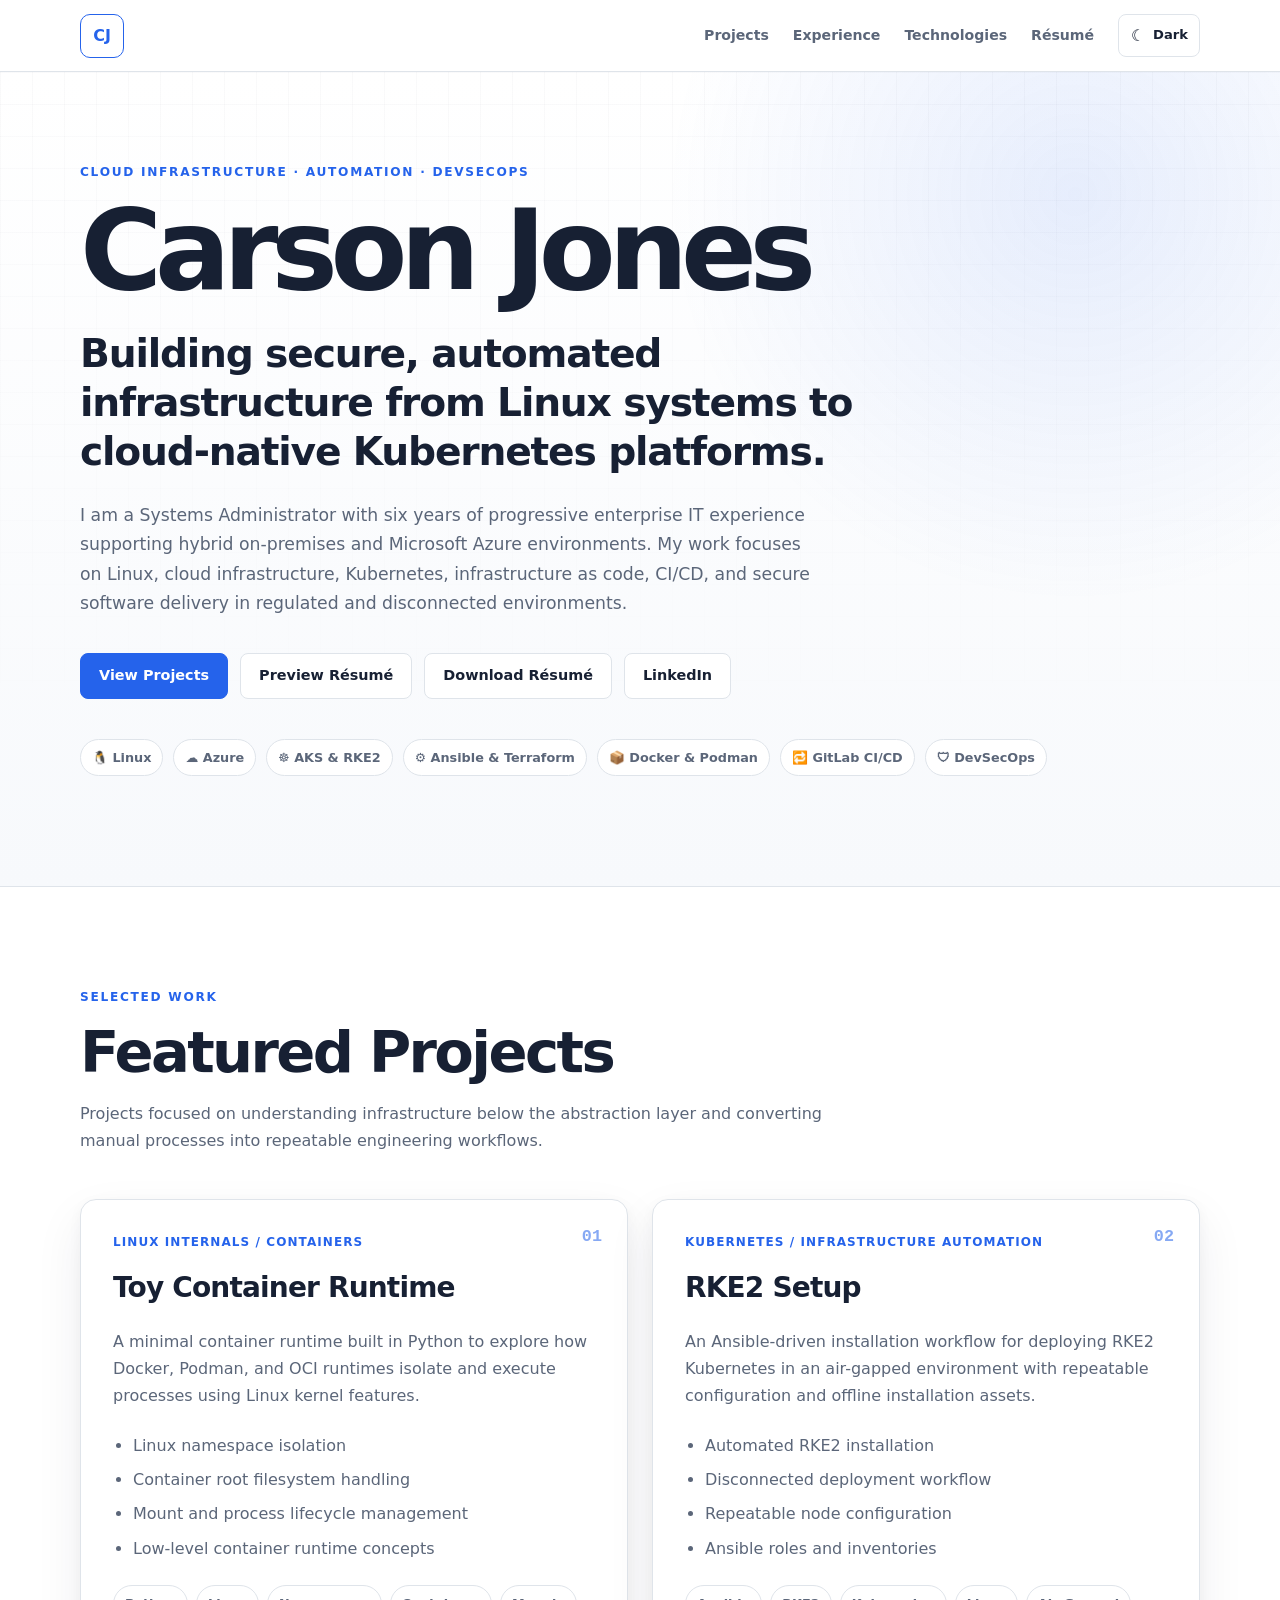
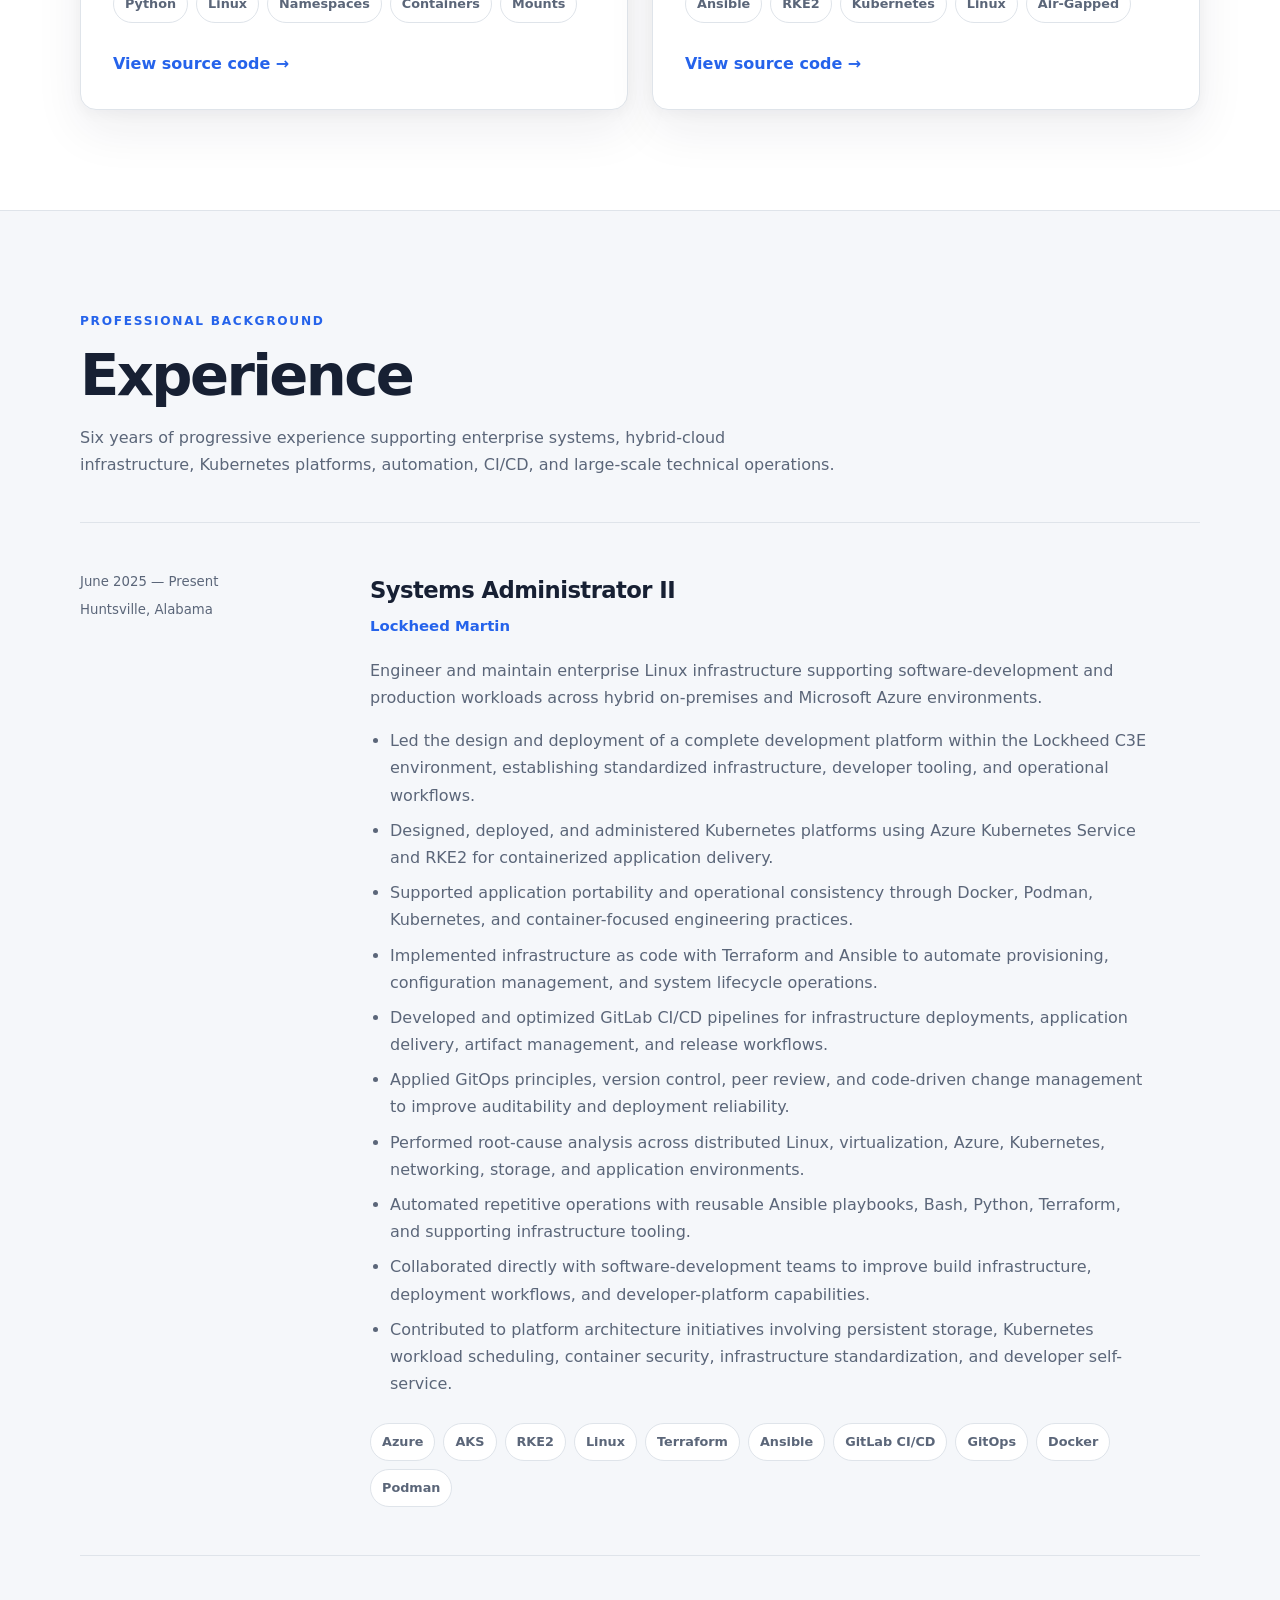
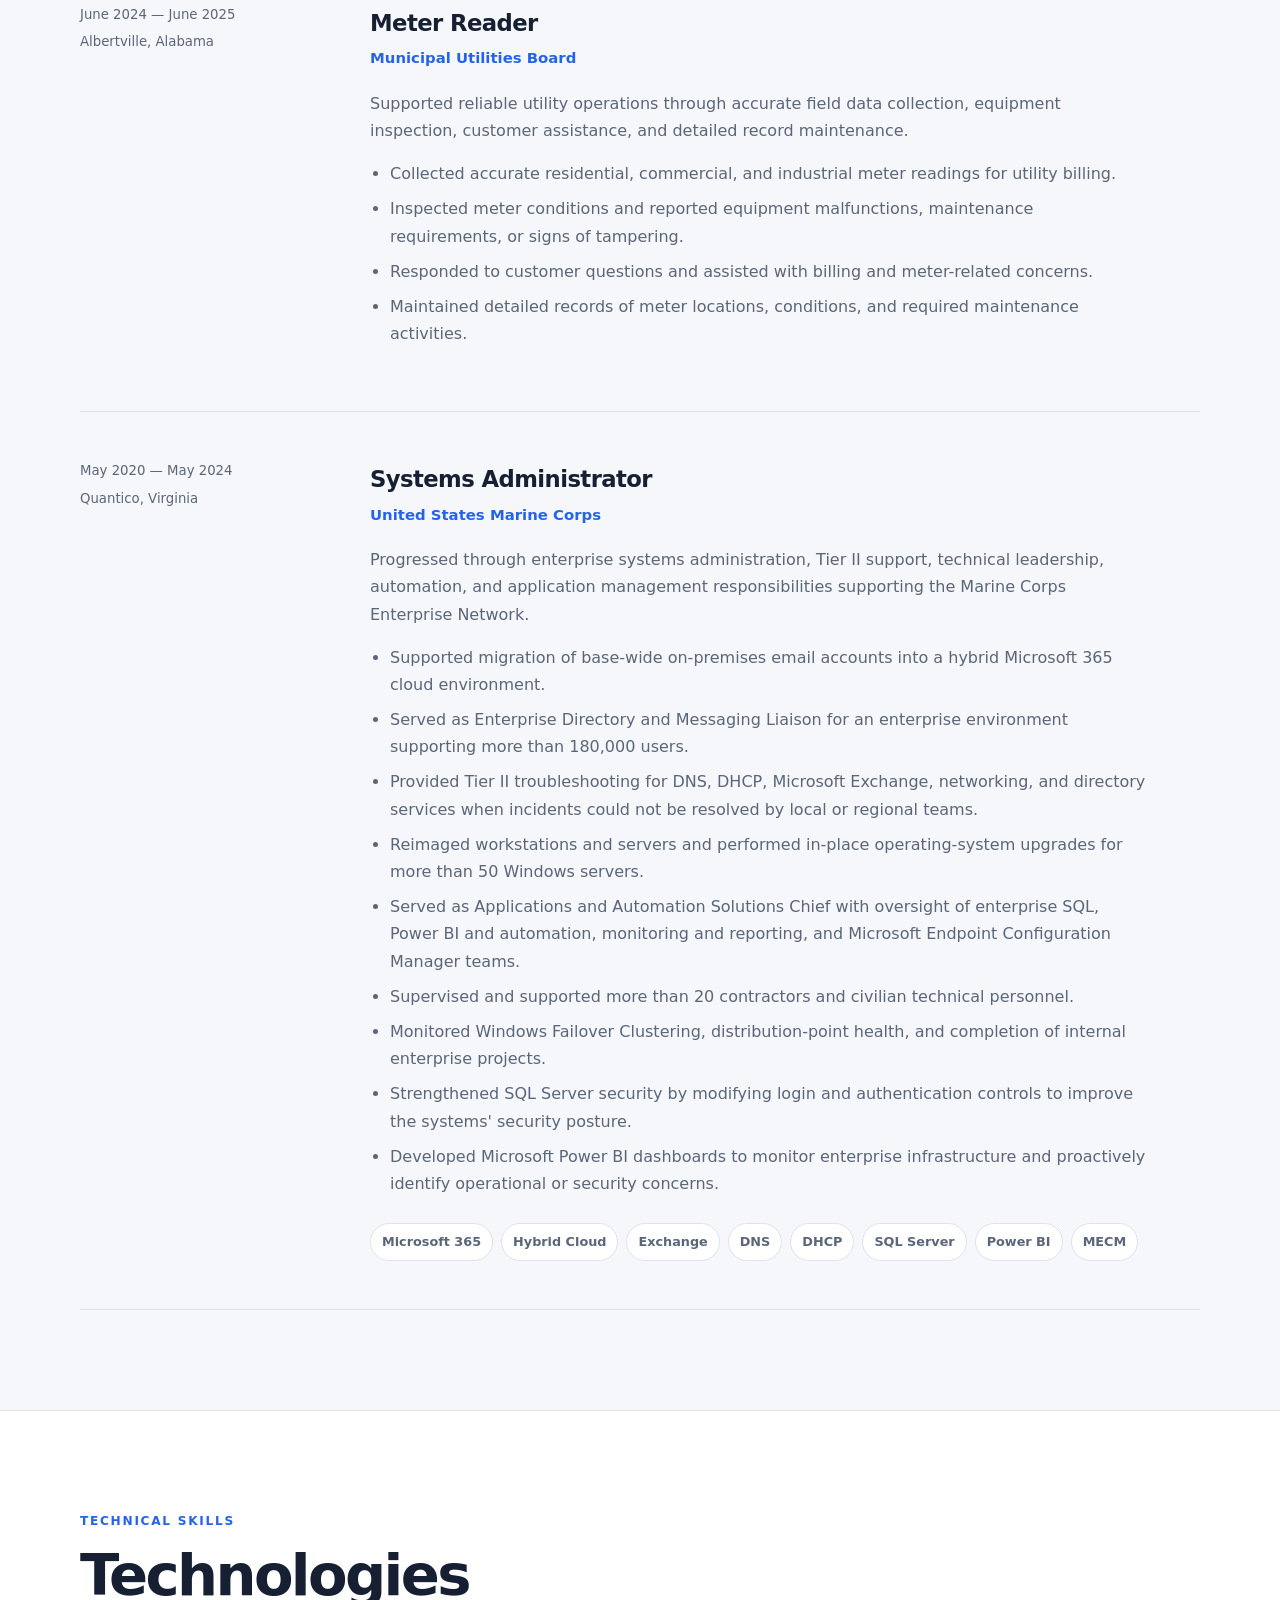
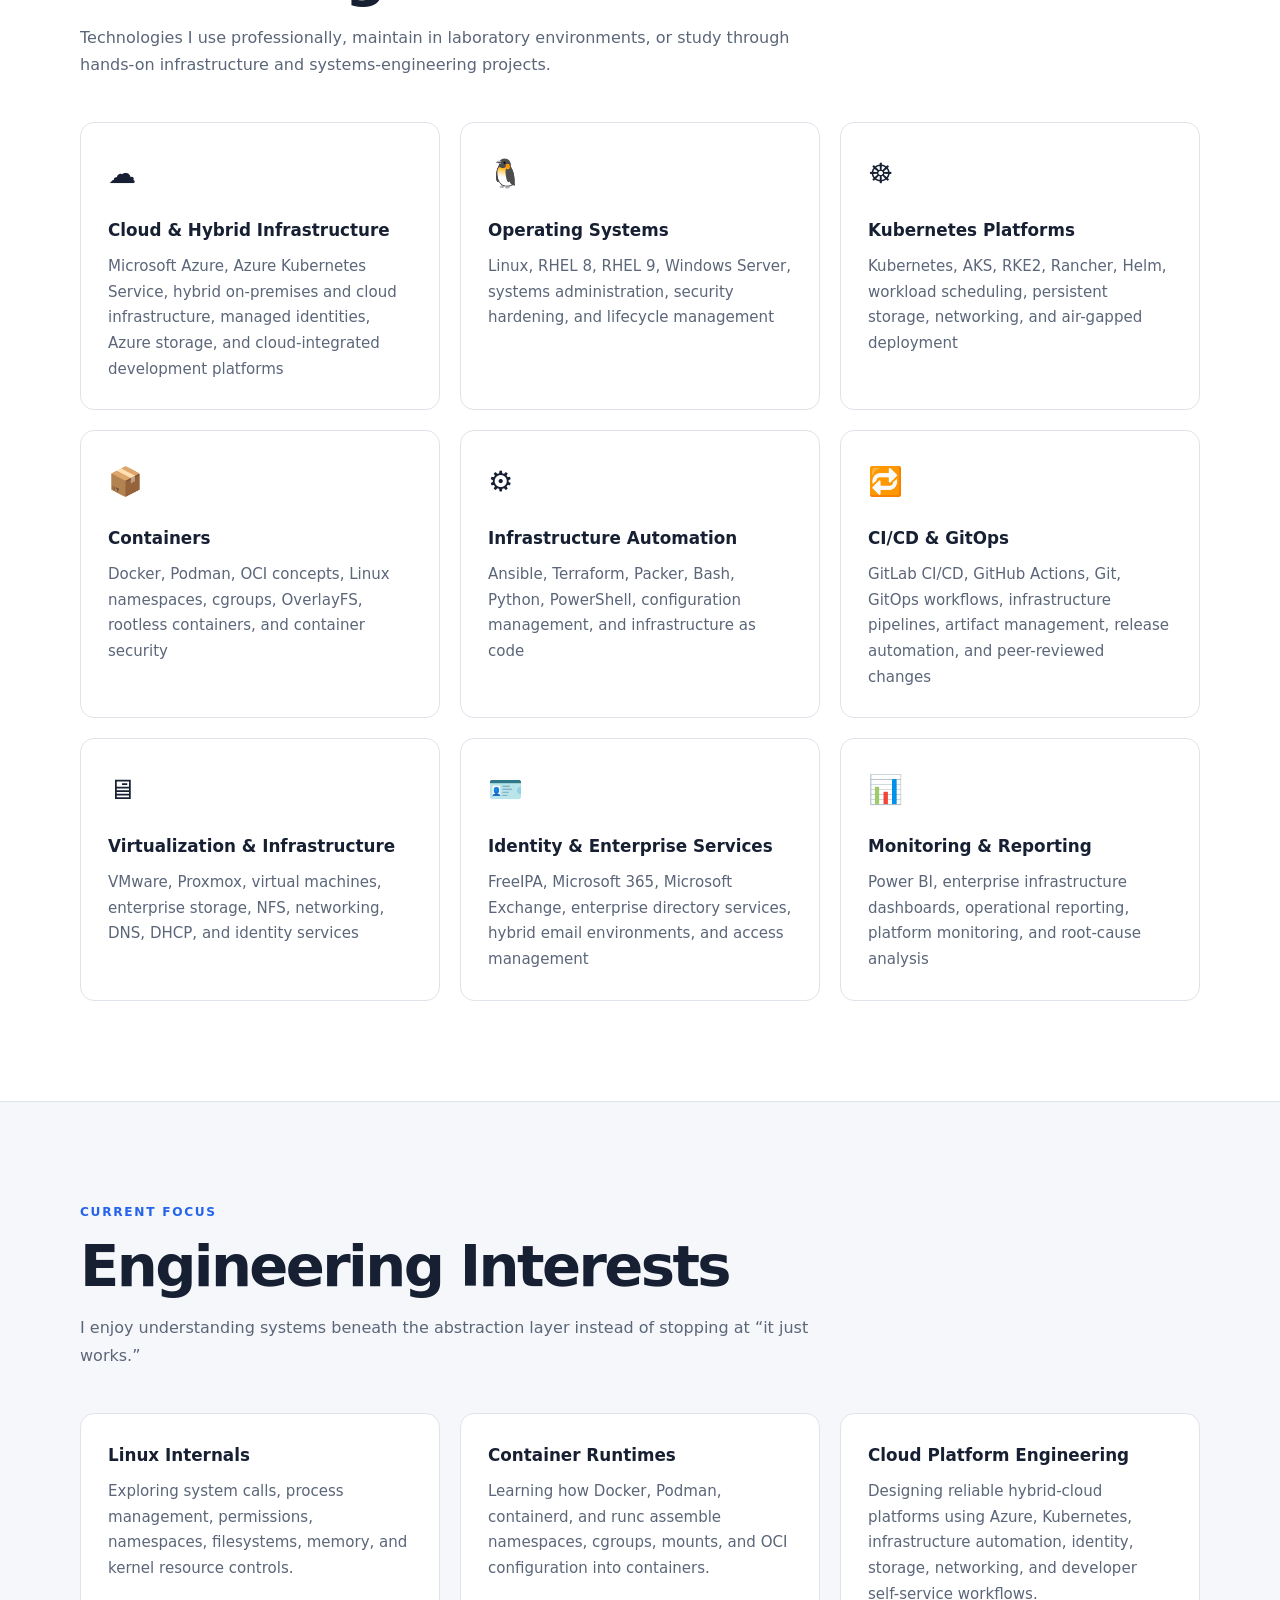
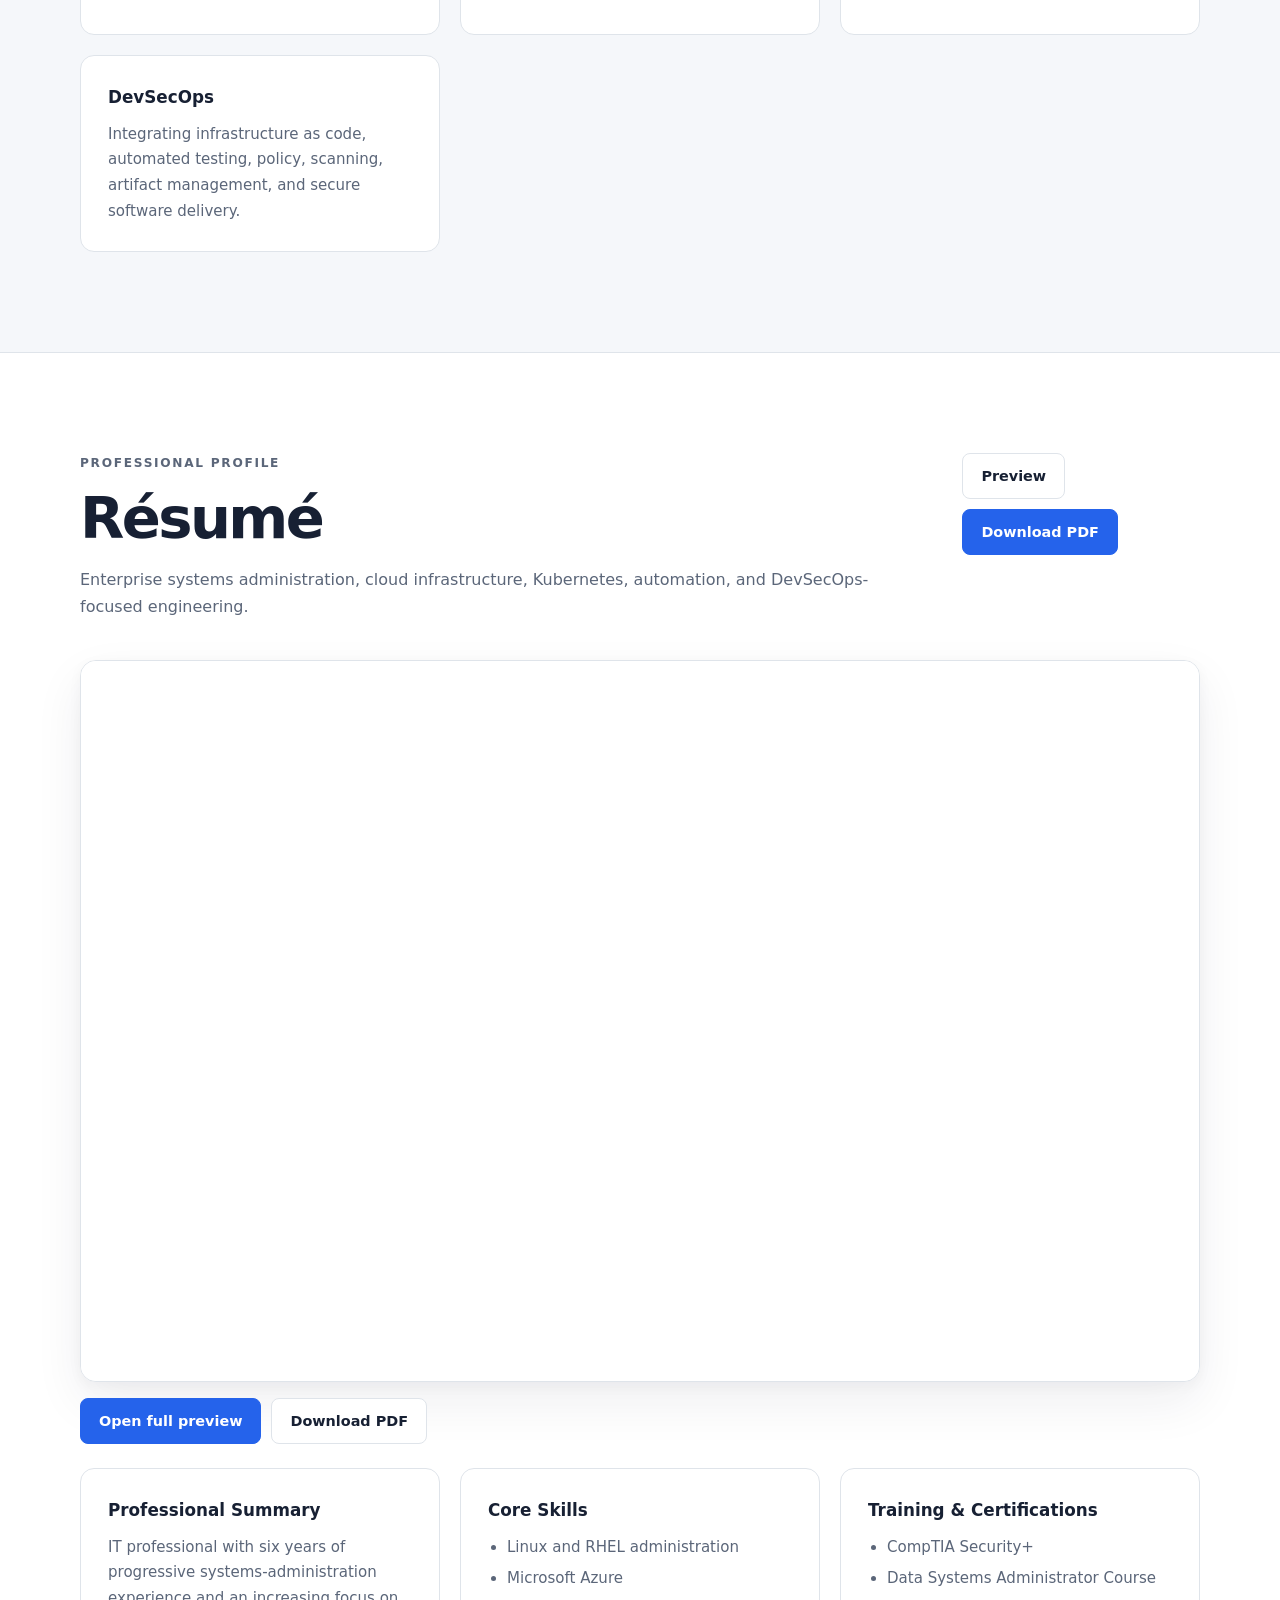
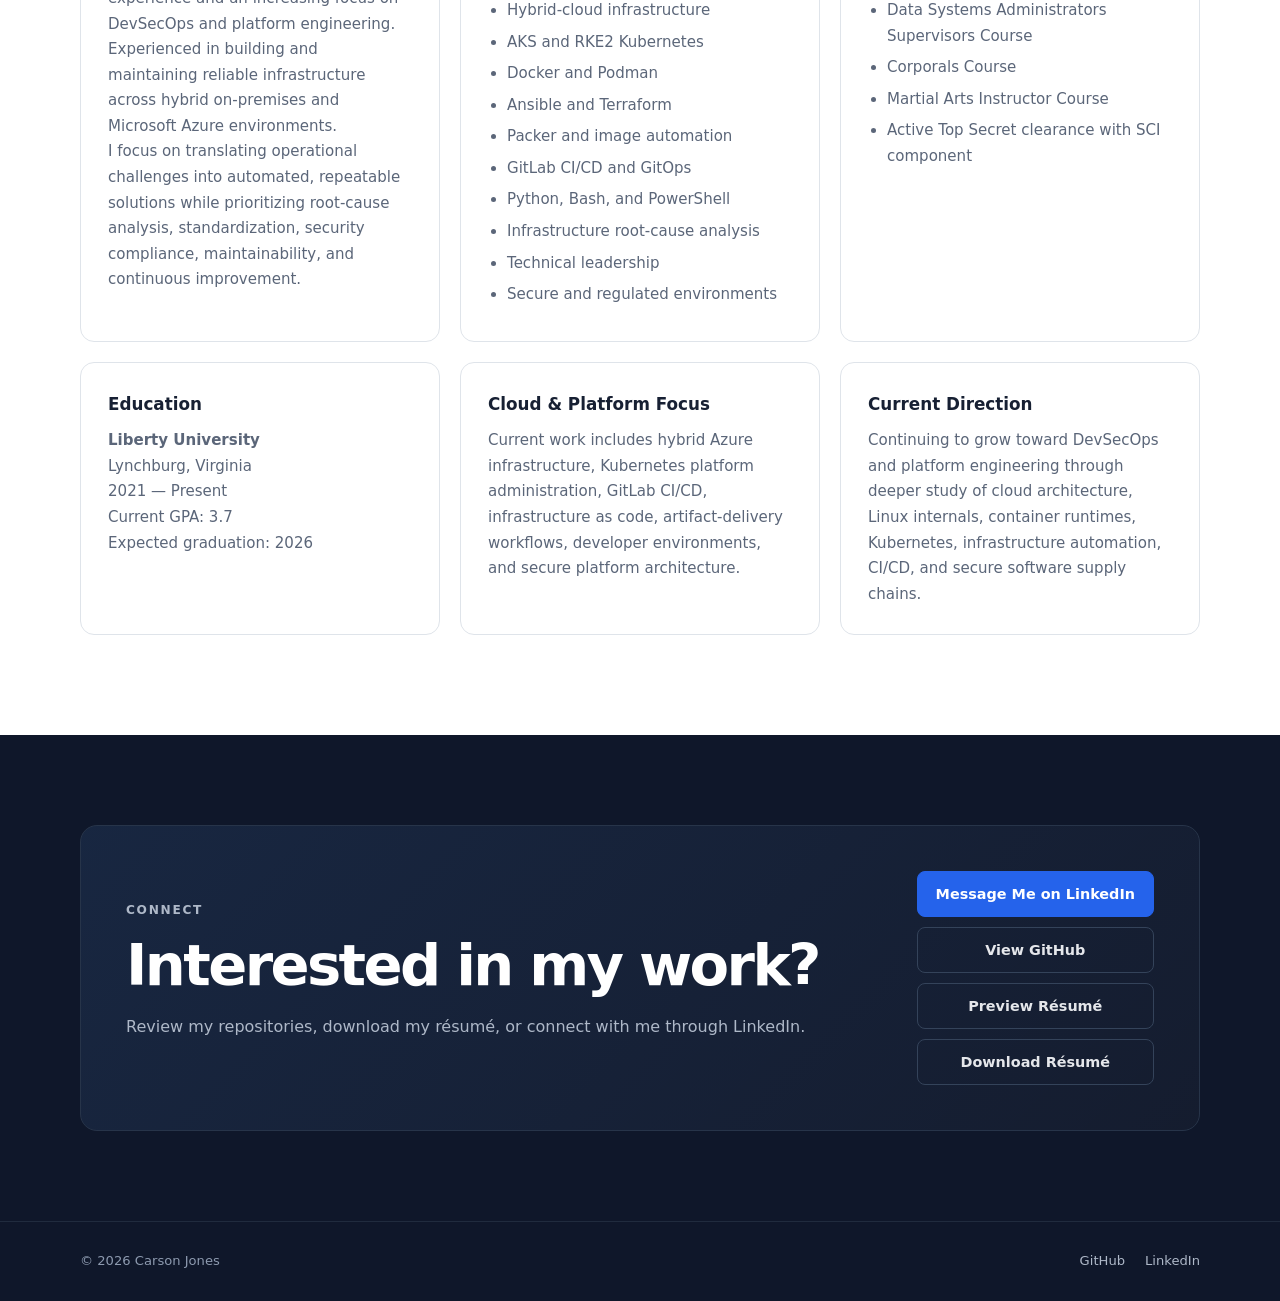
<file: index.html>
<!DOCTYPE html>
<html lang="en">
<head>
    <meta charset="UTF-8">

    <meta
        name="viewport"
        content="width=device-width, initial-scale=1.0"
    >

    <meta
        name="description"
        content="Carson Jones — cloud infrastructure, Linux, Kubernetes, automation, and DevSecOps portfolio."
    >

    <title>Carson Jones | Infrastructure & DevSecOps</title>

    <link rel="stylesheet" href="style.css">

    <script>
        const savedTheme = localStorage.getItem("portfolio-theme");

        const systemPrefersDark = window.matchMedia(
            "(prefers-color-scheme: dark)"
        ).matches;

        document.documentElement.dataset.theme =
            savedTheme || (systemPrefersDark ? "dark" : "light");
    </script>
</head>

<body>
    <header class="site-header">
        <div class="container navigation">
            <a
                class="logo"
                href="#top"
                aria-label="Carson Jones home"
            >
                CJ
            </a>

            <nav
                class="nav-links"
                aria-label="Primary navigation"
            >
                <a href="#projects">Projects</a>
                <a href="#experience">Experience</a>
                <a href="#technologies">Technologies</a>
                <a href="#resume">Résumé</a>

                <button
                    id="theme-toggle"
                    class="theme-toggle"
                    type="button"
                    aria-label="Switch color theme"
                    aria-pressed="false"
                >
                    <span
                        class="theme-icon"
                        aria-hidden="true"
                    >
                        ☾
                    </span>

                    <span class="theme-label">
                        Dark
                    </span>
                </button>
            </nav>
        </div>
    </header>

    <main id="top">
        <section class="hero">
            <div class="container hero-content">
                <p class="eyebrow">
                    Cloud Infrastructure · Automation · DevSecOps
                </p>

                <h1>Carson Jones</h1>

                <h2>
                    Building secure, automated infrastructure from Linux
                    systems to cloud-native Kubernetes platforms.
                </h2>

                <p class="hero-description">
                    I am a Systems Administrator with six years of progressive
                    enterprise IT experience supporting hybrid on-premises and
                    Microsoft Azure environments. My work focuses on Linux,
                    cloud infrastructure, Kubernetes, infrastructure as code,
                    CI/CD, and secure software delivery in regulated and
                    disconnected environments.
                </p>

                <div class="hero-actions">
                    <a
                        class="button primary"
                        href="#projects"
                    >
                        View Projects
                    </a>

                    <a
                        class="button secondary"
                        href="resume-preview.html"
                    >
                        Preview Résumé
                    </a>

                    <a
                        class="button secondary"
                        href="assets/Carson-Jones-Resume.pdf"
                        download
                    >
                        Download Résumé
                    </a>

                    <a
                        class="button secondary"
                        href="https://www.linkedin.com/in/carson-jones-0b4602228/"
                        target="_blank"
                        rel="noopener noreferrer"
                    >
                        LinkedIn
                    </a>
                </div>

                <div
                    class="focus-list"
                    aria-label="Primary technical areas"
                >
                    <span>🐧 Linux</span>
                    <span>☁ Azure</span>
                    <span>☸ AKS & RKE2</span>
                    <span>⚙ Ansible & Terraform</span>
                    <span>📦 Docker & Podman</span>
                    <span>🔁 GitLab CI/CD</span>
                    <span>🛡 DevSecOps</span>
                </div>
            </div>
        </section>

        <section
            id="projects"
            class="section"
        >
            <div class="container">
                <div class="section-heading">
                    <p class="eyebrow">
                        Selected Work
                    </p>

                    <h2>
                        Featured Projects
                    </h2>

                    <p>
                        Projects focused on understanding infrastructure below
                        the abstraction layer and converting manual processes
                        into repeatable engineering workflows.
                    </p>
                </div>

                <div class="project-grid">
                    <article class="project-card">
                        <div class="project-number">
                            01
                        </div>

                        <p class="project-category">
                            Linux Internals / Containers
                        </p>

                        <h3>
                            Toy Container Runtime
                        </h3>

                        <p>
                            A minimal container runtime built in Python to
                            explore how Docker, Podman, and OCI runtimes isolate
                            and execute processes using Linux kernel features.
                        </p>

                        <ul>
                            <li>
                                Linux namespace isolation
                            </li>

                            <li>
                                Container root filesystem handling
                            </li>

                            <li>
                                Mount and process lifecycle management
                            </li>

                            <li>
                                Low-level container runtime concepts
                            </li>
                        </ul>

                        <div class="tags">
                            <span>Python</span>
                            <span>Linux</span>
                            <span>Namespaces</span>
                            <span>Containers</span>
                            <span>Mounts</span>
                        </div>

                        <a
                            class="project-link"
                            href="https://github.com/cjones4545/Toy-container-runtime"
                            target="_blank"
                            rel="noopener noreferrer"
                        >
                            View source code →
                        </a>
                    </article>

                    <article class="project-card">
                        <div class="project-number">
                            02
                        </div>

                        <p class="project-category">
                            Kubernetes / Infrastructure Automation
                        </p>

                        <h3>
                            RKE2 Setup
                        </h3>

                        <p>
                            An Ansible-driven installation workflow for
                            deploying RKE2 Kubernetes in an air-gapped
                            environment with repeatable configuration and
                            offline installation assets.
                        </p>

                        <ul>
                            <li>
                                Automated RKE2 installation
                            </li>

                            <li>
                                Disconnected deployment workflow
                            </li>

                            <li>
                                Repeatable node configuration
                            </li>

                            <li>
                                Ansible roles and inventories
                            </li>
                        </ul>

                        <div class="tags">
                            <span>Ansible</span>
                            <span>RKE2</span>
                            <span>Kubernetes</span>
                            <span>Linux</span>
                            <span>Air-Gapped</span>
                        </div>

                        <a
                            class="project-link"
                            href="https://github.com/cjones4545/rke2-setup"
                            target="_blank"
                            rel="noopener noreferrer"
                        >
                            View source code →
                        </a>
                    </article>
                </div>
            </div>
        </section>

        <section
            id="experience"
            class="section alternate-section"
        >
            <div class="container">
                <div class="section-heading">
                    <p class="eyebrow">
                        Professional Background
                    </p>

                    <h2>
                        Experience
                    </h2>

                    <p>
                        Six years of progressive experience supporting
                        enterprise systems, hybrid-cloud infrastructure,
                        Kubernetes platforms, automation, CI/CD, and large-scale
                        technical operations.
                    </p>
                </div>

                <div class="timeline">
                    <article class="timeline-entry">
                        <div class="timeline-meta">
                            <p>
                                June 2025 — Present
                            </p>

                            <p>
                                Huntsville, Alabama
                            </p>
                        </div>

                        <div class="timeline-content">
                            <h3>
                                Systems Administrator II
                            </h3>

                            <p class="organization">
                                Lockheed Martin
                            </p>

                            <p>
                                Engineer and maintain enterprise Linux
                                infrastructure supporting software-development
                                and production workloads across hybrid
                                on-premises and Microsoft Azure environments.
                            </p>

                            <ul>
                                <li>
                                    Led the design and deployment of a complete
                                    development platform within the Lockheed C3E
                                    environment, establishing standardized
                                    infrastructure, developer tooling, and
                                    operational workflows.
                                </li>

                                <li>
                                    Designed, deployed, and administered
                                    Kubernetes platforms using Azure Kubernetes
                                    Service and RKE2 for containerized
                                    application delivery.
                                </li>

                                <li>
                                    Supported application portability and
                                    operational consistency through Docker,
                                    Podman, Kubernetes, and container-focused
                                    engineering practices.
                                </li>

                                <li>
                                    Implemented infrastructure as code with
                                    Terraform and Ansible to automate
                                    provisioning, configuration management, and
                                    system lifecycle operations.
                                </li>

                                <li>
                                    Developed and optimized GitLab CI/CD
                                    pipelines for infrastructure deployments,
                                    application delivery, artifact management,
                                    and release workflows.
                                </li>

                                <li>
                                    Applied GitOps principles, version control,
                                    peer review, and code-driven change
                                    management to improve auditability and
                                    deployment reliability.
                                </li>

                                <li>
                                    Performed root-cause analysis across
                                    distributed Linux, virtualization, Azure,
                                    Kubernetes, networking, storage, and
                                    application environments.
                                </li>

                                <li>
                                    Automated repetitive operations with
                                    reusable Ansible playbooks, Bash, Python,
                                    Terraform, and supporting infrastructure
                                    tooling.
                                </li>

                                <li>
                                    Collaborated directly with
                                    software-development teams to improve build
                                    infrastructure, deployment workflows, and
                                    developer-platform capabilities.
                                </li>

                                <li>
                                    Contributed to platform architecture
                                    initiatives involving persistent storage,
                                    Kubernetes workload scheduling, container
                                    security, infrastructure standardization,
                                    and developer self-service.
                                </li>
                            </ul>

                            <div class="tags experience-tags">
                                <span>Azure</span>
                                <span>AKS</span>
                                <span>RKE2</span>
                                <span>Linux</span>
                                <span>Terraform</span>
                                <span>Ansible</span>
                                <span>GitLab CI/CD</span>
                                <span>GitOps</span>
                                <span>Docker</span>
                                <span>Podman</span>
                            </div>
                        </div>
                    </article>

                    <article class="timeline-entry">
                        <div class="timeline-meta">
                            <p>
                                June 2024 — June 2025
                            </p>

                            <p>
                                Albertville, Alabama
                            </p>
                        </div>

                        <div class="timeline-content">
                            <h3>
                                Meter Reader
                            </h3>

                            <p class="organization">
                                Municipal Utilities Board
                            </p>

                            <p>
                                Supported reliable utility operations through
                                accurate field data collection, equipment
                                inspection, customer assistance, and detailed
                                record maintenance.
                            </p>

                            <ul>
                                <li>
                                    Collected accurate residential, commercial,
                                    and industrial meter readings for utility
                                    billing.
                                </li>

                                <li>
                                    Inspected meter conditions and reported
                                    equipment malfunctions, maintenance
                                    requirements, or signs of tampering.
                                </li>

                                <li>
                                    Responded to customer questions and assisted
                                    with billing and meter-related concerns.
                                </li>

                                <li>
                                    Maintained detailed records of meter
                                    locations, conditions, and required
                                    maintenance activities.
                                </li>
                            </ul>
                        </div>
                    </article>

                    <article class="timeline-entry">
                        <div class="timeline-meta">
                            <p>
                                May 2020 — May 2024
                            </p>

                            <p>
                                Quantico, Virginia
                            </p>
                        </div>

                        <div class="timeline-content">
                            <h3>
                                Systems Administrator
                            </h3>

                            <p class="organization">
                                United States Marine Corps
                            </p>

                            <p>
                                Progressed through enterprise systems
                                administration, Tier II support, technical
                                leadership, automation, and application
                                management responsibilities supporting the
                                Marine Corps Enterprise Network.
                            </p>

                            <ul>
                                <li>
                                    Supported migration of base-wide on-premises
                                    email accounts into a hybrid Microsoft 365
                                    cloud environment.
                                </li>

                                <li>
                                    Served as Enterprise Directory and Messaging
                                    Liaison for an enterprise environment
                                    supporting more than 180,000 users.
                                </li>

                                <li>
                                    Provided Tier II troubleshooting for DNS,
                                    DHCP, Microsoft Exchange, networking, and
                                    directory services when incidents could not
                                    be resolved by local or regional teams.
                                </li>

                                <li>
                                    Reimaged workstations and servers and
                                    performed in-place operating-system upgrades
                                    for more than 50 Windows servers.
                                </li>

                                <li>
                                    Served as Applications and Automation
                                    Solutions Chief with oversight of enterprise
                                    SQL, Power BI and automation, monitoring and
                                    reporting, and Microsoft Endpoint
                                    Configuration Manager teams.
                                </li>

                                <li>
                                    Supervised and supported more than 20
                                    contractors and civilian technical
                                    personnel.
                                </li>

                                <li>
                                    Monitored Windows Failover Clustering,
                                    distribution-point health, and completion of
                                    internal enterprise projects.
                                </li>

                                <li>
                                    Strengthened SQL Server security by
                                    modifying login and authentication controls
                                    to improve the systems' security posture.
                                </li>

                                <li>
                                    Developed Microsoft Power BI dashboards to
                                    monitor enterprise infrastructure and
                                    proactively identify operational or security
                                    concerns.
                                </li>
                            </ul>

                            <div class="tags experience-tags">
                                <span>Microsoft 365</span>
                                <span>Hybrid Cloud</span>
                                <span>Exchange</span>
                                <span>DNS</span>
                                <span>DHCP</span>
                                <span>SQL Server</span>
                                <span>Power BI</span>
                                <span>MECM</span>
                            </div>
                        </div>
                    </article>
                </div>
            </div>
        </section>

        <section
            id="technologies"
            class="section"
        >
            <div class="container">
                <div class="section-heading">
                    <p class="eyebrow">
                        Technical Skills
                    </p>

                    <h2>
                        Technologies
                    </h2>

                    <p>
                        Technologies I use professionally, maintain in
                        laboratory environments, or study through hands-on
                        infrastructure and systems-engineering projects.
                    </p>
                </div>

                <div class="technology-grid">
                    <article class="technology-card">
                        <div class="technology-icon">
                            ☁
                        </div>

                        <h3>
                            Cloud & Hybrid Infrastructure
                        </h3>

                        <p>
                            Microsoft Azure, Azure Kubernetes Service, hybrid
                            on-premises and cloud infrastructure, managed
                            identities, Azure storage, and cloud-integrated
                            development platforms
                        </p>
                    </article>

                    <article class="technology-card">
                        <div class="technology-icon">
                            🐧
                        </div>

                        <h3>
                            Operating Systems
                        </h3>

                        <p>
                            Linux, RHEL 8, RHEL 9, Windows Server, systems
                            administration, security hardening, and lifecycle
                            management
                        </p>
                    </article>

                    <article class="technology-card">
                        <div class="technology-icon">
                            ☸
                        </div>

                        <h3>
                            Kubernetes Platforms
                        </h3>

                        <p>
                            Kubernetes, AKS, RKE2, Rancher, Helm, workload
                            scheduling, persistent storage, networking, and
                            air-gapped deployment
                        </p>
                    </article>

                    <article class="technology-card">
                        <div class="technology-icon">
                            📦
                        </div>

                        <h3>
                            Containers
                        </h3>

                        <p>
                            Docker, Podman, OCI concepts, Linux namespaces,
                            cgroups, OverlayFS, rootless containers, and
                            container security
                        </p>
                    </article>

                    <article class="technology-card">
                        <div class="technology-icon">
                            ⚙
                        </div>

                        <h3>
                            Infrastructure Automation
                        </h3>

                        <p>
                            Ansible, Terraform, Packer, Bash, Python,
                            PowerShell, configuration management, and
                            infrastructure as code
                        </p>
                    </article>

                    <article class="technology-card">
                        <div class="technology-icon">
                            🔁
                        </div>

                        <h3>
                            CI/CD & GitOps
                        </h3>

                        <p>
                            GitLab CI/CD, GitHub Actions, Git, GitOps
                            workflows, infrastructure pipelines, artifact
                            management, release automation, and peer-reviewed
                            changes
                        </p>
                    </article>

                    <article class="technology-card">
                        <div class="technology-icon">
                            🖥
                        </div>

                        <h3>
                            Virtualization & Infrastructure
                        </h3>

                        <p>
                            VMware, Proxmox, virtual machines, enterprise
                            storage, NFS, networking, DNS, DHCP, and identity
                            services
                        </p>
                    </article>

                    <article class="technology-card">
                        <div class="technology-icon">
                            🪪
                        </div>

                        <h3>
                            Identity & Enterprise Services
                        </h3>

                        <p>
                            FreeIPA, Microsoft 365, Microsoft Exchange,
                            enterprise directory services, hybrid email
                            environments, and access management
                        </p>
                    </article>

                    <article class="technology-card">
                        <div class="technology-icon">
                            📊
                        </div>

                        <h3>
                            Monitoring & Reporting
                        </h3>

                        <p>
                            Power BI, enterprise infrastructure dashboards,
                            operational reporting, platform monitoring, and
                            root-cause analysis
                        </p>
                    </article>
                </div>
            </div>
        </section>

        <section
            id="interests"
            class="section alternate-section"
        >
            <div class="container">
                <div class="section-heading">
                    <p class="eyebrow">
                        Current Focus
                    </p>

                    <h2>
                        Engineering Interests
                    </h2>

                    <p>
                        I enjoy understanding systems beneath the abstraction
                        layer instead of stopping at “it just works.”
                    </p>
                </div>

                <div class="interest-grid">
                    <article class="interest-card">
                        <h3>
                            Linux Internals
                        </h3>

                        <p>
                            Exploring system calls, process management,
                            permissions, namespaces, filesystems, memory, and
                            kernel resource controls.
                        </p>
                    </article>

                    <article class="interest-card">
                        <h3>
                            Container Runtimes
                        </h3>

                        <p>
                            Learning how Docker, Podman, containerd, and runc
                            assemble namespaces, cgroups, mounts, and OCI
                            configuration into containers.
                        </p>
                    </article>

                    <article class="interest-card">
                        <h3>
                            Cloud Platform Engineering
                        </h3>

                        <p>
                            Designing reliable hybrid-cloud platforms using
                            Azure, Kubernetes, infrastructure automation,
                            identity, storage, networking, and developer
                            self-service workflows.
                        </p>
                    </article>

                    <article class="interest-card">
                        <h3>
                            DevSecOps
                        </h3>

                        <p>
                            Integrating infrastructure as code, automated
                            testing, policy, scanning, artifact management, and
                            secure software delivery.
                        </p>
                    </article>
                </div>
            </div>
        </section>

        <section
            id="resume"
            class="section"
        >
            <div class="container">
                <div class="resume-header">
                    <div>
                        <p class="eyebrow">
                            Professional Profile
                        </p>

                        <h2>
                            Résumé
                        </h2>

                        <p>
                            Enterprise systems administration, cloud
                            infrastructure, Kubernetes, automation, and
                            DevSecOps-focused engineering.
                        </p>
                    </div>

                    <div class="resume-actions">
                        <a
                            class="button secondary"
                            href="resume-preview.html"
                        >
                            Preview
                        </a>

                        <a
                            class="button primary"
                            href="assets/Carson-Jones-Resume.pdf"
                            download
                        >
                            Download PDF
                        </a>
                    </div>
                </div>

                <div class="resume-preview-card">
                    <div class="resume-preview-shell">
                        <iframe
                            src="assets/Carson-Jones-Resume.pdf"
                            title="Carson Jones résumé preview"
                        ></iframe>
                    </div>

                    <div class="resume-preview-actions">
                        <a
                            class="button primary"
                            href="resume-preview.html"
                        >
                            Open full preview
                        </a>

                        <a
                            class="button secondary"
                            href="assets/Carson-Jones-Resume.pdf"
                            download
                        >
                            Download PDF
                        </a>
                    </div>
                </div>

                <div class="resume-grid">
                    <article class="resume-card">
                        <h3>
                            Professional Summary
                        </h3>

                        <p>
                            IT professional with six years of progressive
                            systems-administration experience and an increasing
                            focus on DevSecOps and platform engineering.
                            Experienced in building and maintaining reliable
                            infrastructure across hybrid on-premises and
                            Microsoft Azure environments.
                        </p>

                        <p>
                            I focus on translating operational challenges into
                            automated, repeatable solutions while prioritizing
                            root-cause analysis, standardization, security
                            compliance, maintainability, and continuous
                            improvement.
                        </p>
                    </article>

                    <article class="resume-card">
                        <h3>
                            Core Skills
                        </h3>

                        <ul>
                            <li>
                                Linux and RHEL administration
                            </li>

                            <li>
                                Microsoft Azure
                            </li>

                            <li>
                                Hybrid-cloud infrastructure
                            </li>

                            <li>
                                AKS and RKE2 Kubernetes
                            </li>

                            <li>
                                Docker and Podman
                            </li>

                            <li>
                                Ansible and Terraform
                            </li>

                            <li>
                                Packer and image automation
                            </li>

                            <li>
                                GitLab CI/CD and GitOps
                            </li>

                            <li>
                                Python, Bash, and PowerShell
                            </li>

                            <li>
                                Infrastructure root-cause analysis
                            </li>

                            <li>
                                Technical leadership
                            </li>

                            <li>
                                Secure and regulated environments
                            </li>
                        </ul>
                    </article>

                    <article class="resume-card">
                        <h3>
                            Training & Certifications
                        </h3>

                        <ul>
                            <li>
                                CompTIA Security+
                            </li>

                            <li>
                                Data Systems Administrator Course
                            </li>

                            <li>
                                Data Systems Administrators Supervisors Course
                            </li>

                            <li>
                                Corporals Course
                            </li>

                            <li>
                                Martial Arts Instructor Course
                            </li>

                            <li>
                                Active Top Secret clearance with SCI component
                            </li>
                        </ul>
                    </article>

                    <article class="resume-card">
                        <h3>
                            Education
                        </h3>

                        <p>
                            <strong>Liberty University</strong>
                            <br>
                            Lynchburg, Virginia
                            <br>
                            2021 — Present
                        </p>

                        <p>
                            Current GPA: 3.7
                            <br>
                            Expected graduation: 2026
                        </p>
                    </article>

                    <article class="resume-card">
                        <h3>
                            Cloud & Platform Focus
                        </h3>

                        <p>
                            Current work includes hybrid Azure infrastructure,
                            Kubernetes platform administration, GitLab CI/CD,
                            infrastructure as code, artifact-delivery
                            workflows, developer environments, and secure
                            platform architecture.
                        </p>
                    </article>

                    <article class="resume-card">
                        <h3>
                            Current Direction
                        </h3>

                        <p>
                            Continuing to grow toward DevSecOps and platform
                            engineering through deeper study of cloud
                            architecture, Linux internals, container runtimes,
                            Kubernetes, infrastructure automation, CI/CD, and
                            secure software supply chains.
                        </p>
                    </article>
                </div>
            </div>
        </section>

        <section
            id="contact"
            class="contact-section"
        >
            <div class="container contact-card">
                <div>
                    <p class="eyebrow">
                        Connect
                    </p>

                    <h2>
                        Interested in my work?
                    </h2>

                    <p>
                        Review my repositories, download my résumé, or connect
                        with me through LinkedIn.
                    </p>
                </div>

                <div class="contact-actions">
                    <a
                        class="button primary"
                        href="https://www.linkedin.com/in/carson-jones-0b4602228/"
                        target="_blank"
                        rel="noopener noreferrer"
                    >
                        Message Me on LinkedIn
                    </a>

                    <a
                        class="button secondary"
                        href="https://github.com/cjones4545"
                        target="_blank"
                        rel="noopener noreferrer"
                    >
                        View GitHub
                    </a>

                    <a
                        class="button secondary"
                        href="resume-preview.html"
                    >
                        Preview Résumé
                    </a>

                    <a
                        class="button secondary"
                        href="assets/Carson-Jones-Resume.pdf"
                        download
                    >
                        Download Résumé
                    </a>
                </div>
            </div>
        </section>
    </main>

    <footer class="site-footer">
        <div class="container footer-content">
            <p>
                © 2026 Carson Jones
            </p>

            <div class="footer-links">
                <a
                    href="https://github.com/cjones4545"
                    target="_blank"
                    rel="noopener noreferrer"
                >
                    GitHub
                </a>

                <a
                    href="https://www.linkedin.com/in/carson-jones-0b4602228/"
                    target="_blank"
                    rel="noopener noreferrer"
                >
                    LinkedIn
                </a>
            </div>
        </div>
    </footer>

    <script src="theme.js"></script>
</body>
</html>
</file>
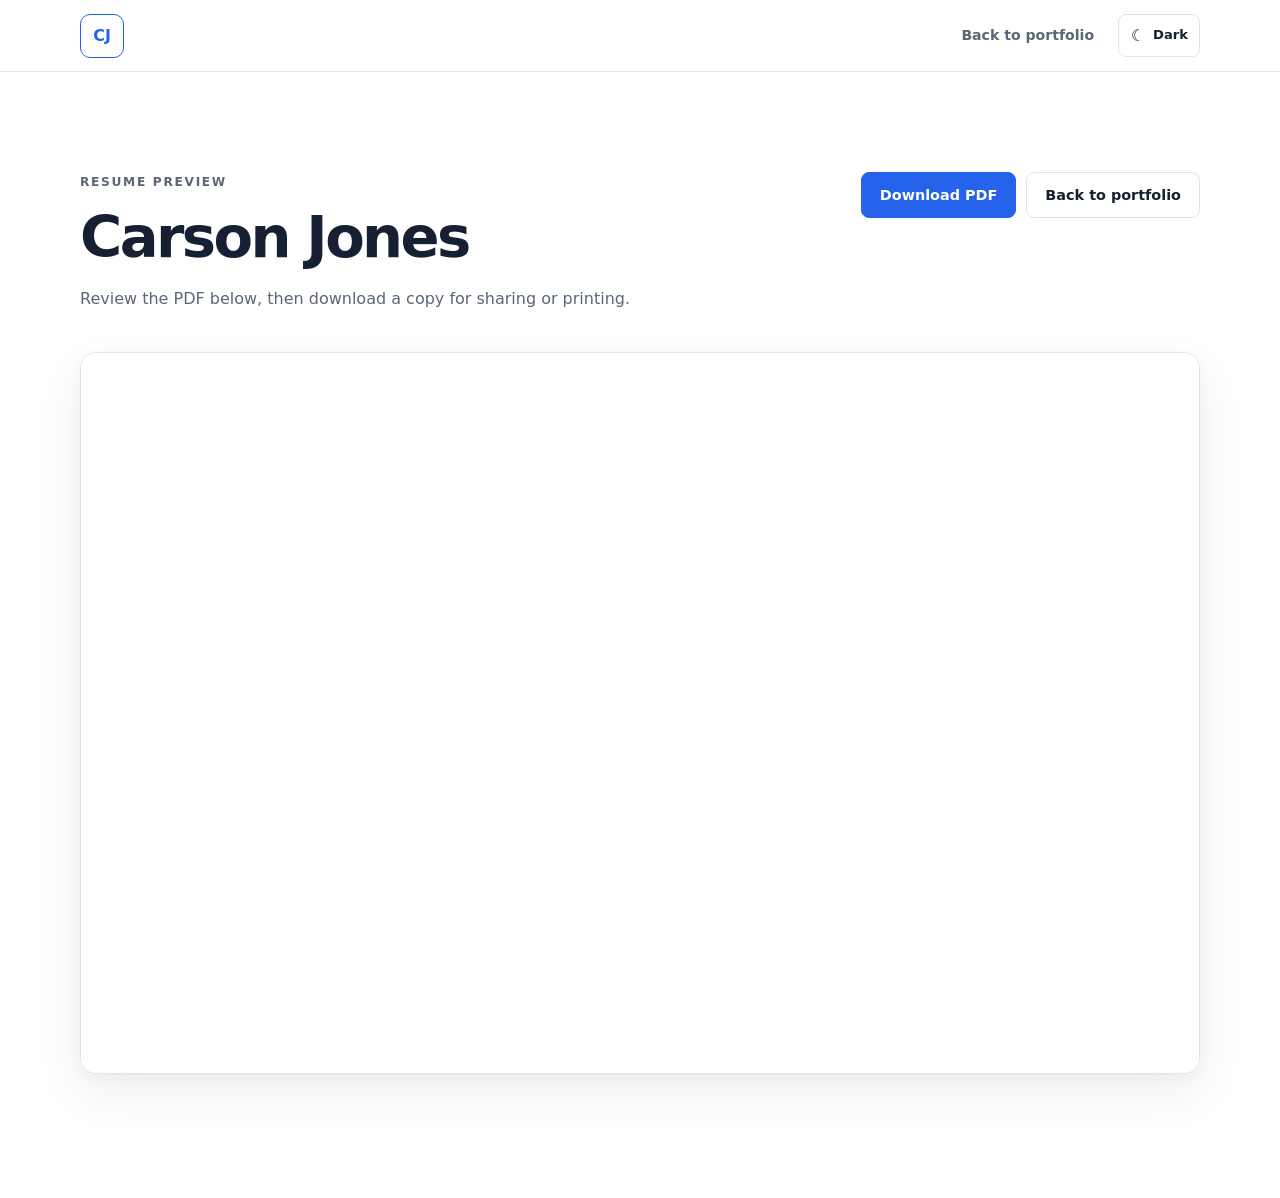
<file: resume-preview.html>
<!DOCTYPE html>
<html lang="en">
<head>
    <meta charset="UTF-8">
    <meta name="viewport" content="width=device-width, initial-scale=1.0">
    <title>Resume Preview | Carson Jones</title>
    <link rel="stylesheet" href="style.css">
    <script>
        const savedTheme = localStorage.getItem("portfolio-theme");
        const systemPrefersDark = window.matchMedia("(prefers-color-scheme: dark)").matches;
        document.documentElement.dataset.theme = savedTheme || (systemPrefersDark ? "dark" : "light");
    </script>
</head>
<body>
    <header class="site-header">
        <div class="container navigation">
            <a class="logo" href="index.html" aria-label="Back to home">CJ</a>
            <nav class="nav-links" aria-label="Primary navigation">
                <a href="index.html#resume">Back to portfolio</a>
                <button id="theme-toggle" class="theme-toggle" type="button" aria-label="Switch color theme" aria-pressed="false">
                    <span class="theme-icon" aria-hidden="true">☾</span>
                    <span class="theme-label">Dark</span>
                </button>
            </nav>
        </div>
    </header>

    <main class="resume-preview-page">
        <section class="section">
            <div class="container">
                <div class="resume-header">
                    <div>
                        <p class="eyebrow">Resume Preview</p>
                        <h2>Carson Jones</h2>
                        <p>Review the PDF below, then download a copy for sharing or printing.</p>
                    </div>
                    <div class="resume-actions">
                        <a class="button primary" href="assets/Carson-Jones-Resume.pdf" download>Download PDF</a>
                        <a class="button secondary" href="index.html#resume">Back to portfolio</a>
                    </div>
                </div>

                <div class="resume-preview-card">
                    <div class="resume-preview-shell">
                        <iframe src="assets/Carson-Jones-Resume.pdf" title="Carson Jones résumé preview"></iframe>
                    </div>
                </div>
            </div>
        </section>
    </main>

    <script src="theme.js"></script>
</body>
</html>
</file>
<file: style.css>
:root {
    color-scheme: light;

    --background: #ffffff;
    --background-soft: #f5f7fa;
    --background-raised: #ffffff;
    --background-dark: #0f172a;

    --text: #172033;
    --text-soft: #5b6679;
    --text-light: #e5e7eb;

    --border: #dfe4ea;
    --border-strong: #b9c2cd;

    --accent: #2563eb;
    --accent-hover: #1d4ed8;
    --accent-soft: rgba(37, 99, 235, 0.1);

    --header-background: rgba(255, 255, 255, 0.92);

    --hero-start: #ffffff;
    --hero-end: #f7f9fc;
    --hero-grid: rgba(23, 32, 51, 0.025);
    --hero-glow: rgba(37, 99, 235, 0.11);

    --shadow:
        0 20px 50px rgba(23, 32, 51, 0.07),
        0 4px 14px rgba(23, 32, 51, 0.04);

    --max-width: 1120px;
    --header-height: 72px;
}

html[data-theme="dark"] {
    color-scheme: dark;

    --background: #0b1120;
    --background-soft: #111827;
    --background-raised: #162033;
    --background-dark: #060b14;

    --text: #edf2f7;
    --text-soft: #a8b3c5;
    --text-light: #dbe2ec;

    --border: #28364b;
    --border-strong: #45556f;

    --accent: #60a5fa;
    --accent-hover: #93c5fd;
    --accent-soft: rgba(96, 165, 250, 0.14);

    --header-background: rgba(11, 17, 32, 0.9);

    --hero-start: #0b1120;
    --hero-end: #101827;
    --hero-grid: rgba(255, 255, 255, 0.025);
    --hero-glow: rgba(59, 130, 246, 0.16);

    --shadow:
        0 20px 50px rgba(0, 0, 0, 0.26),
        0 4px 14px rgba(0, 0, 0, 0.2);
}

* {
    box-sizing: border-box;
}

html {
    scroll-behavior: smooth;
    scroll-padding-top: calc(var(--header-height) + 28px);
}

body {
    margin: 0;
    background: var(--background);
    color: var(--text);
    font-family:
        Inter,
        ui-sans-serif,
        system-ui,
        -apple-system,
        BlinkMacSystemFont,
        "Segoe UI",
        sans-serif;
    font-size: 16px;
    line-height: 1.7;
    transition:
        background-color 180ms ease,
        color 180ms ease;
}

a,
button {
    -webkit-tap-highlight-color: transparent;
}

a {
    color: inherit;
}

.container {
    width: min(90%, var(--max-width));
    margin-inline: auto;
}

.site-header {
    position: sticky;
    z-index: 100;
    top: 0;
    height: var(--header-height);
    border-bottom: 1px solid var(--border);
    background: var(--header-background);
    backdrop-filter: blur(14px);
}

.navigation {
    display: flex;
    height: 100%;
    align-items: center;
    justify-content: space-between;
}

.logo {
    display: inline-flex;
    width: 44px;
    height: 44px;
    align-items: center;
    justify-content: center;
    border: 1px solid var(--accent);
    border-radius: 10px;
    color: var(--accent);
    font-weight: 800;
    text-decoration: none;
}

.nav-links {
    display: flex;
    align-items: center;
    gap: 24px;
}

.nav-links a {
    color: var(--text-soft);
    font-size: 0.88rem;
    font-weight: 650;
    text-decoration: none;
}

.nav-links a:hover {
    color: var(--accent);
}

.theme-toggle {
    display: inline-flex;
    min-height: 38px;
    align-items: center;
    gap: 7px;
    padding: 7px 11px;
    border: 1px solid var(--border);
    border-radius: 8px;
    background: var(--background-raised);
    color: var(--text);
    font: inherit;
    font-size: 0.82rem;
    font-weight: 650;
    cursor: pointer;
    transition:
        transform 150ms ease,
        border-color 150ms ease,
        background-color 150ms ease;
}

.theme-toggle:hover {
    transform: translateY(-1px);
    border-color: var(--border-strong);
    background: var(--background-soft);
}

.theme-toggle:focus-visible {
    outline: 3px solid var(--accent-soft);
    outline-offset: 3px;
}

.theme-icon {
    display: inline-flex;
    width: 16px;
    justify-content: center;
    font-size: 1rem;
}

.hero {
    position: relative;
    overflow: hidden;
    min-height: calc(92vh - var(--header-height));
    border-bottom: 1px solid var(--border);
    background:
        radial-gradient(
            circle at 84% 15%,
            var(--hero-glow),
            transparent 32%
        ),
        linear-gradient(
            180deg,
            var(--hero-start) 0%,
            var(--hero-end) 100%
        );
}

.hero::before {
    position: absolute;
    inset: 0;
    background-image:
        linear-gradient(
            var(--hero-grid) 1px,
            transparent 1px
        ),
        linear-gradient(
            90deg,
            var(--hero-grid) 1px,
            transparent 1px
        );
    background-size: 32px 32px;
    content: "";
    mask-image: linear-gradient(to bottom, black, transparent 82%);
    pointer-events: none;
}

.hero-content {
    position: relative;
    display: flex;
    min-height: calc(92vh - var(--header-height));
    flex-direction: column;
    justify-content: center;
    padding: 90px 0 110px;
}

.eyebrow {
    margin: 0 0 14px;
    color: var(--accent);
    font-size: 0.76rem;
    font-weight: 800;
    letter-spacing: 0.14em;
    text-transform: uppercase;
}

.hero h1 {
    max-width: 900px;
    margin: 0;
    color: var(--text);
    font-size: clamp(3.4rem, 9vw, 7rem);
    font-weight: 780;
    letter-spacing: -0.065em;
    line-height: 0.95;
}

.hero h2 {
    max-width: 820px;
    margin: 26px 0 0;
    color: var(--text);
    font-size: clamp(1.45rem, 3.2vw, 2.45rem);
    font-weight: 620;
    letter-spacing: -0.03em;
    line-height: 1.25;
}

.hero-description {
    max-width: 740px;
    margin: 25px 0 0;
    color: var(--text-soft);
    font-size: 1.08rem;
}

.hero-actions {
    display: flex;
    flex-wrap: wrap;
    gap: 12px;
    margin-top: 34px;
}

.button {
    display: inline-flex;
    min-height: 46px;
    align-items: center;
    justify-content: center;
    padding: 11px 18px;
    border: 1px solid transparent;
    border-radius: 8px;
    font-size: 0.9rem;
    font-weight: 720;
    line-height: 1;
    text-decoration: none;
    transition:
        transform 150ms ease,
        background-color 150ms ease,
        border-color 150ms ease;
}

.button:hover {
    transform: translateY(-2px);
}

.button.primary {
    border-color: var(--accent);
    background: var(--accent);
    color: white;
}

.button.primary:hover {
    border-color: var(--accent-hover);
    background: var(--accent-hover);
}

.button.secondary {
    border-color: var(--border);
    background: var(--background-raised);
    color: var(--text);
}

.button.secondary:hover {
    border-color: var(--border-strong);
    background: var(--background-soft);
}

.focus-list {
    display: flex;
    flex-wrap: wrap;
    gap: 10px;
    margin-top: 40px;
}

.focus-list span,
.tags span {
    padding: 7px 11px;
    border: 1px solid var(--border);
    border-radius: 999px;
    background: var(--background-raised);
    color: var(--text-soft);
    font-size: 0.8rem;
    font-weight: 620;
}

.section {
    padding: 100px 0;
}

.alternate-section {
    border-top: 1px solid var(--border);
    border-bottom: 1px solid var(--border);
    background: var(--background-soft);
}

.section-heading {
    max-width: 760px;
    margin-bottom: 44px;
}

.section-heading h2,
.resume-header h2,
.contact-card h2 {
    margin: 0;
    color: var(--text);
    font-size: clamp(2.1rem, 5vw, 3.6rem);
    font-weight: 750;
    letter-spacing: -0.045em;
    line-height: 1.08;
}

.section-heading > p:last-child,
.resume-header p,
.contact-card p {
    color: var(--text-soft);
}

.project-grid {
    display: grid;
    grid-template-columns: repeat(2, minmax(0, 1fr));
    gap: 24px;
}

.project-card {
    position: relative;
    padding: 32px;
    border: 1px solid var(--border);
    border-radius: 16px;
    background: var(--background-raised);
    box-shadow: var(--shadow);
    transition:
        transform 180ms ease,
        border-color 180ms ease,
        box-shadow 180ms ease;
}

.project-card:hover {
    transform: translateY(-6px);
    border-color: var(--accent);
    box-shadow:
        0 24px 55px rgba(23, 32, 51, 0.11),
        0 6px 16px rgba(23, 32, 51, 0.06);
}

html[data-theme="dark"] .project-card:hover {
    box-shadow:
        0 24px 55px rgba(0, 0, 0, 0.34),
        0 6px 16px rgba(0, 0, 0, 0.22);
}

.project-number {
    position: absolute;
    top: 23px;
    right: 25px;
    color: var(--accent);
    font-family:
        "SFMono-Regular",
        Consolas,
        "Liberation Mono",
        monospace;
    font-size: 1.05rem;
    font-weight: 750;
    opacity: 0.55;
}

.project-category {
    margin: 0 0 12px;
    color: var(--accent);
    font-size: 0.75rem;
    font-weight: 760;
    letter-spacing: 0.09em;
    text-transform: uppercase;
}

.project-card h3 {
    margin: 0;
    color: var(--text);
    font-size: 1.75rem;
    letter-spacing: -0.03em;
}

.project-card > p:not(.project-category) {
    color: var(--text-soft);
}

.project-card ul {
    margin: 23px 0;
    padding-left: 20px;
    color: var(--text-soft);
}

.project-card li {
    margin-bottom: 7px;
}

.tags {
    display: flex;
    flex-wrap: wrap;
    gap: 8px;
    margin-bottom: 27px;
}

.experience-tags {
    margin-top: 26px;
    margin-bottom: 0;
}

.project-link {
    color: var(--accent);
    font-weight: 740;
    text-decoration: none;
}

.project-link:hover {
    text-decoration: underline;
}

.timeline {
    border-top: 1px solid var(--border);
}

.timeline-entry {
    display: grid;
    grid-template-columns: 230px minmax(0, 1fr);
    gap: 60px;
    padding: 48px 0;
    border-bottom: 1px solid var(--border);
}

.timeline-meta p {
    margin: 0 0 5px;
    color: var(--text-soft);
    font-size: 0.83rem;
}

.timeline-content {
    max-width: 780px;
}

.timeline-content h3 {
    margin: 0;
    color: var(--text);
    font-size: 1.42rem;
    letter-spacing: -0.025em;
}

.organization {
    margin: 4px 0 18px;
    color: var(--accent);
    font-size: 0.93rem;
    font-weight: 720;
}

.timeline-content > p:not(.organization),
.timeline-content ul {
    color: var(--text-soft);
}

.timeline-content ul {
    padding-left: 20px;
}

.timeline-content li {
    margin-bottom: 8px;
}

.technology-grid,
.interest-grid,
.resume-grid {
    display: grid;
    grid-template-columns: repeat(3, minmax(0, 1fr));
    gap: 20px;
}

.technology-card,
.interest-card,
.resume-card {
    padding: 27px;
    border: 1px solid var(--border);
    border-radius: 14px;
    background: var(--background-raised);
    transition:
        transform 170ms ease,
        border-color 170ms ease,
        background-color 170ms ease;
}

.technology-card:hover,
.interest-card:hover,
.resume-card:hover {
    transform: translateY(-4px);
    border-color: var(--accent);
}

.technology-icon {
    margin-bottom: 18px;
    font-size: 1.75rem;
}

.technology-card h3,
.interest-card h3,
.resume-card h3 {
    margin: 0 0 10px;
    color: var(--text);
    font-size: 1.05rem;
}

.technology-card p,
.interest-card p,
.resume-card p,
.resume-card ul {
    margin: 0;
    color: var(--text-soft);
    font-size: 0.94rem;
}

.resume-card ul {
    padding-left: 19px;
}

.resume-card li {
    margin-bottom: 6px;
}

.resume-header {
    display: flex;
    gap: 35px;
    align-items: flex-start;
    justify-content: space-between;
    margin-bottom: 24px;
}

.resume-actions {
    display: flex;
    flex-wrap: wrap;
    gap: 10px;
}

.resume-preview-card {
    display: grid;
    gap: 16px;
    margin-bottom: 24px;
}

.resume-preview-shell {
    overflow: hidden;
    border: 1px solid var(--border);
    border-radius: 16px;
    background: var(--background-raised);
    box-shadow: var(--shadow);
}

.resume-preview-shell iframe {
    display: block;
    width: 100%;
    min-height: 720px;
    border: 0;
    background: white;
}

.resume-preview-actions {
    display: flex;
    flex-wrap: wrap;
    gap: 10px;
}

.contact-section {
    padding: 90px 0;
    background: var(--background-dark);
}

.contact-card {
    display: flex;
    align-items: center;
    justify-content: space-between;
    gap: 50px;
    padding: 45px;
    border: 1px solid #273449;
    border-radius: 17px;
    background:
        linear-gradient(
            135deg,
            rgba(96, 165, 250, 0.11),
            rgba(255, 255, 255, 0.025)
        );
}

.contact-card h2 {
    color: white;
}

.contact-card p {
    max-width: 690px;
    color: #aeb8c8;
}

.contact-actions {
    display: flex;
    min-width: 235px;
    flex-direction: column;
    gap: 10px;
}

.contact-section .button.secondary {
    border-color: #34435a;
    background: transparent;
    color: var(--text-light);
}

.contact-section .button.secondary:hover {
    border-color: #60708a;
    background: #172238;
}

.site-footer {
    border-top: 1px solid #202b3e;
    background: var(--background-dark);
    color: #8d9aaf;
}

.footer-content {
    display: flex;
    align-items: center;
    justify-content: space-between;
    padding: 28px 0;
    font-size: 0.82rem;
}

.footer-content p {
    margin: 0;
}

.footer-links {
    display: flex;
    gap: 20px;
}

.footer-links a {
    color: #aeb8c8;
    text-decoration: none;
}

.footer-links a:hover {
    color: white;
}

@media (max-width: 900px) {
    .project-grid,
    .technology-grid,
    .interest-grid,
    .resume-grid {
        grid-template-columns: repeat(2, minmax(0, 1fr));
    }

    .timeline-entry {
        grid-template-columns: 180px minmax(0, 1fr);
        gap: 38px;
    }

    .contact-card {
        align-items: flex-start;
        flex-direction: column;
    }

    .contact-actions {
        width: min(100%, 340px);
    }
}

@media (max-width: 700px) {
    :root {
        --header-height: 64px;
    }

    .nav-links {
        gap: 13px;
    }

    .nav-links a {
        display: none;
    }

    .theme-label {
        display: none;
    }

    .theme-toggle {
        width: 39px;
        justify-content: center;
        padding-inline: 8px;
    }

    .hero {
        min-height: auto;
    }

    .hero-content {
        min-height: auto;
        padding: 85px 0;
    }

    .hero h1 {
        font-size: clamp(3rem, 15vw, 4.5rem);
    }

    .section {
        padding: 76px 0;
    }

    .project-grid,
    .technology-grid,
    .interest-grid,
    .resume-grid {
        grid-template-columns: 1fr;
    }

    .timeline-entry {
        grid-template-columns: 1fr;
        gap: 19px;
    }

    .resume-header {
        flex-direction: column;
    }

    .resume-preview-shell iframe {
        min-height: 540px;
    }

    .hero-actions {
        align-items: stretch;
        flex-direction: column;
    }

    .hero-actions .button {
        width: 100%;
    }

    .contact-card {
        padding: 30px;
    }

    .contact-actions {
        width: 100%;
    }

    .footer-content {
        align-items: flex-start;
        flex-direction: column;
        gap: 12px;
    }
}
</file>
